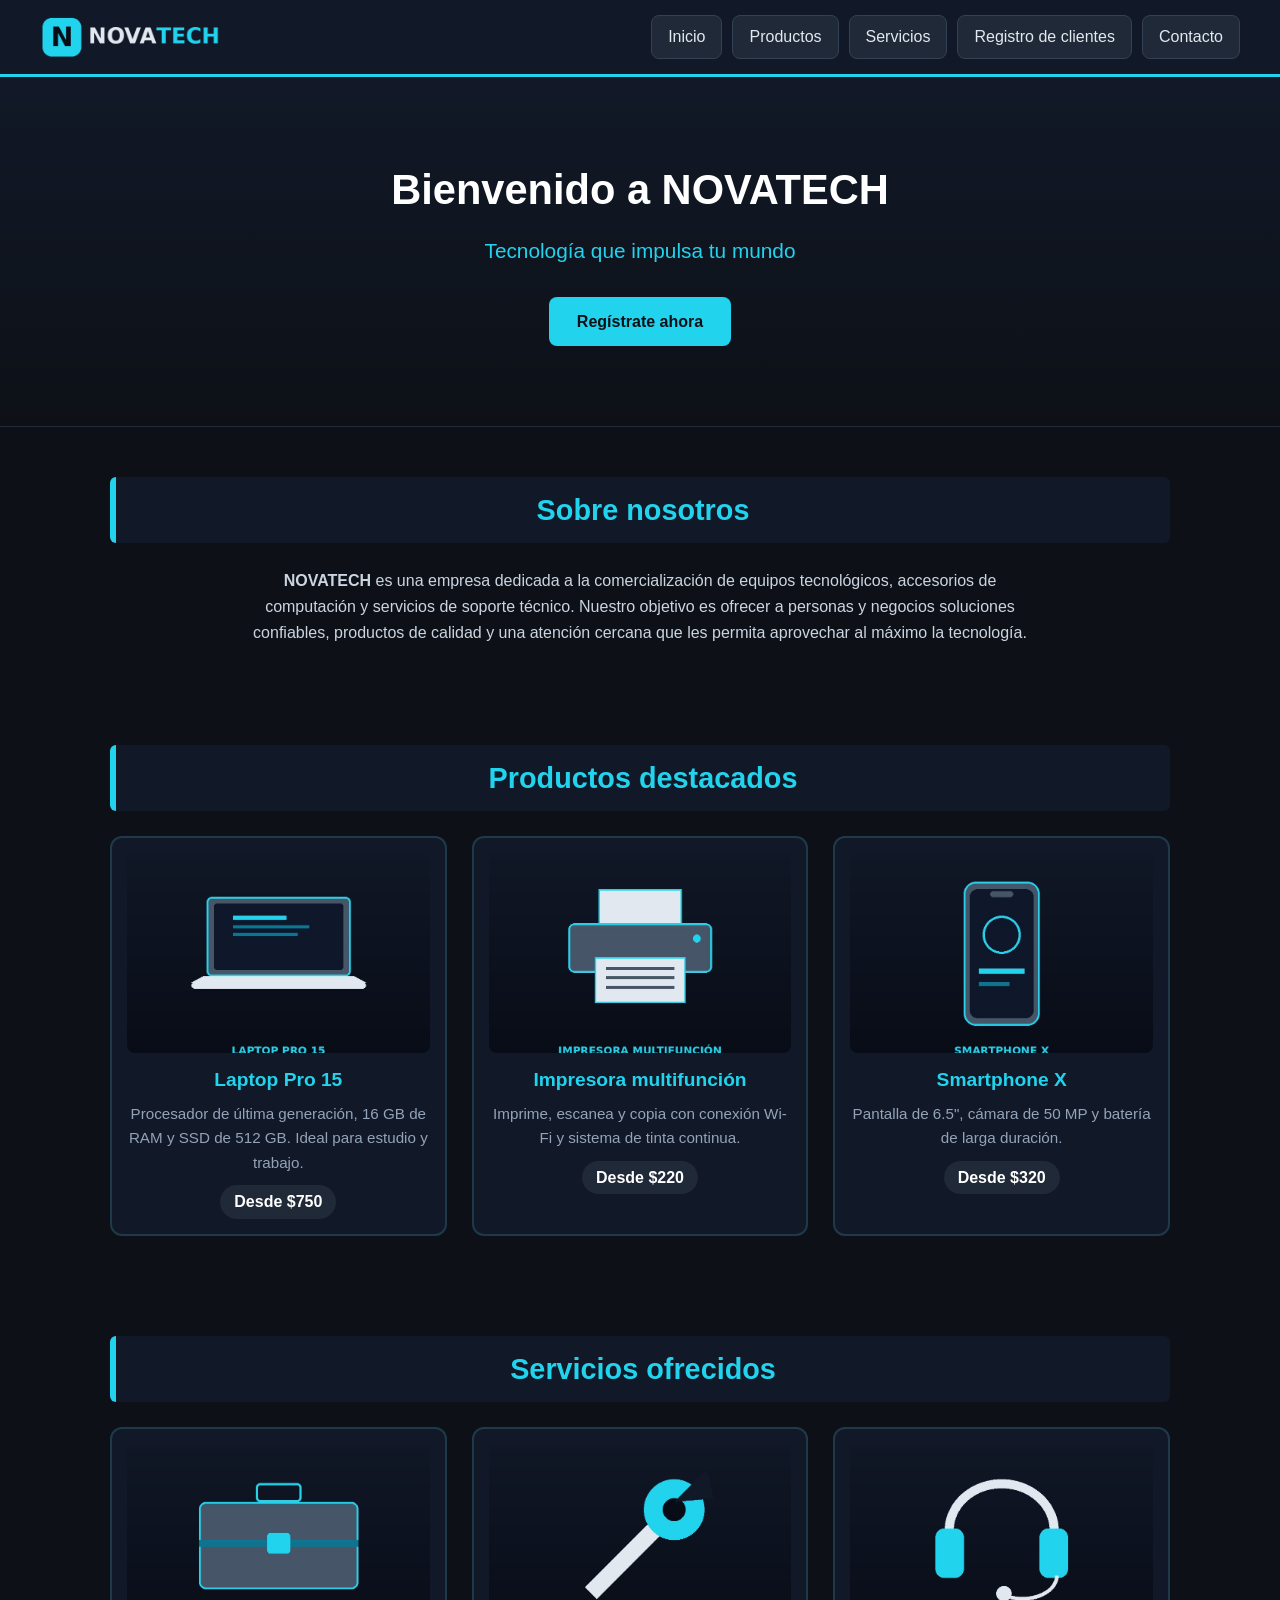
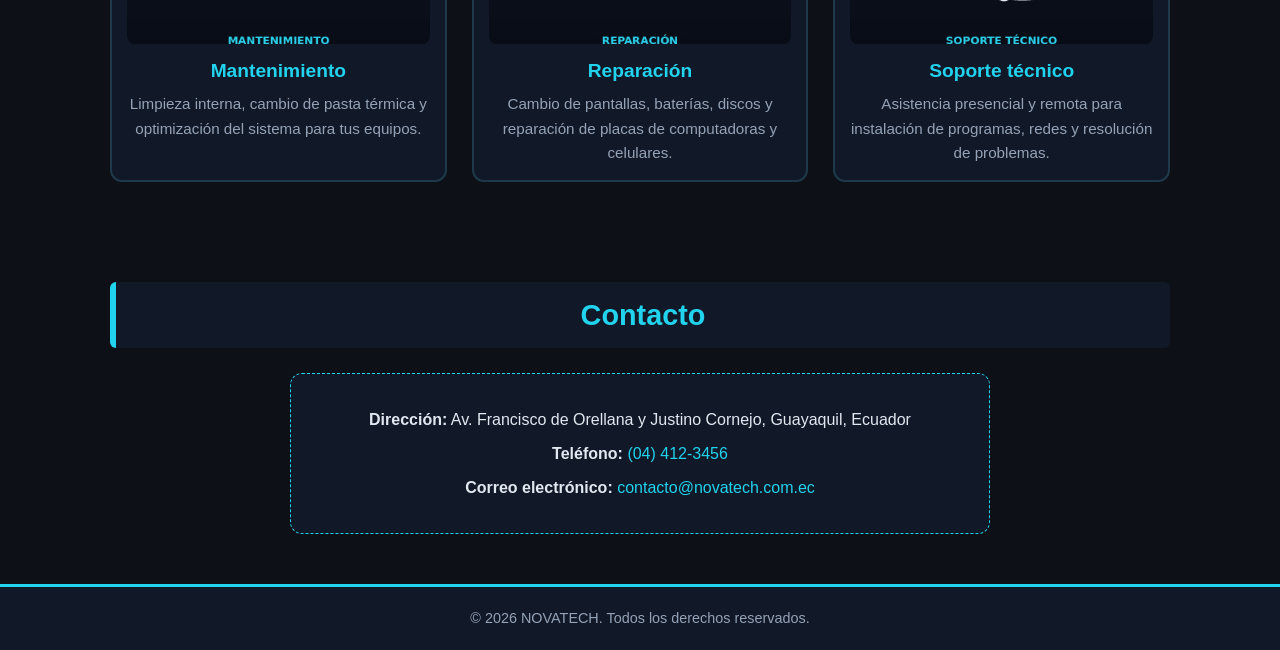
<file: NOVATECH/index.html>
<!DOCTYPE html>
<html lang="es">
<head>
    <meta charset="UTF-8">
    <meta name="viewport" content="width=device-width, initial-scale=1.0">
    <meta name="description" content="NOVATECH - Equipos tecnológicos, accesorios de computación y soporte técnico.">
    <title>NOVATECH | Inicio</title>
    <link rel="stylesheet" href="css/style.css">
</head>
<body>

    <header class="encabezado">
        <a class="logo" href="index.html">
            <img src="img/logo.png" alt="Logotipo de NOVATECH">
        </a>
        <nav class="menu">
            <ul>
                <li><a href="index.html">Inicio</a></li>
                <li><a href="#productos">Productos</a></li>
                <li><a href="#servicios">Servicios</a></li>
                <li><a href="registro.html">Registro de clientes</a></li>
                <li><a href="#contacto">Contacto</a></li>
            </ul>
        </nav>
    </header>

    <main>

        <section id="inicio" class="portada">
            <h1>Bienvenido a NOVATECH</h1>
            <p class="lema">Tecnología que impulsa tu mundo</p>
            <a class="boton-link" href="registro.html">Regístrate ahora</a>
        </section>

        <section class="bloque" id="empresa">
            <h2>Sobre nosotros</h2>
            <p>
                <strong>NOVATECH</strong> es una empresa dedicada a la comercialización de equipos
                tecnológicos, accesorios de computación y servicios de soporte técnico.
                Nuestro objetivo es ofrecer a personas y negocios soluciones confiables,
                productos de calidad y una atención cercana que les permita aprovechar al máximo
                la tecnología.
            </p>
        </section>

        <section class="bloque" id="productos">
            <h2>Productos destacados</h2>
            <div class="rejilla">

                <article class="tarjeta">
                    <img src="img/producto1.jpg" alt="Laptop Pro 15">
                    <h3>Laptop Pro 15</h3>
                    <p class="descripcion">Procesador de última generación, 16 GB de RAM y SSD de 512 GB.
                        Ideal para estudio y trabajo.</p>
                    <p class="precio">Desde $750</p>
                </article>

                <article class="tarjeta">
                    <img src="img/producto2.jpg" alt="Impresora multifunción">
                    <h3>Impresora multifunción</h3>
                    <p class="descripcion">Imprime, escanea y copia con conexión Wi-Fi y sistema de
                        tinta continua.</p>
                    <p class="precio">Desde $220</p>
                </article>

                <article class="tarjeta">
                    <img src="img/producto3.jpg" alt="Smartphone X">
                    <h3>Smartphone X</h3>
                    <p class="descripcion">Pantalla de 6.5", cámara de 50 MP y batería de larga
                        duración.</p>
                    <p class="precio">Desde $320</p>
                </article>

            </div>
        </section>

        <section class="bloque" id="servicios">
            <h2>Servicios ofrecidos</h2>
            <div class="rejilla">

                <article class="tarjeta">
                    <img src="img/servicio1.jpg" alt="Servicio de mantenimiento">
                    <h3>Mantenimiento</h3>
                    <p class="descripcion">Limpieza interna, cambio de pasta térmica y optimización del
                        sistema para tus equipos.</p>
                </article>

                <article class="tarjeta">
                    <img src="img/servicio2.jpg" alt="Servicio de reparación">
                    <h3>Reparación</h3>
                    <p class="descripcion">Cambio de pantallas, baterías, discos y reparación de
                        placas de computadoras y celulares.</p>
                </article>

                <article class="tarjeta">
                    <img src="img/servicio3.jpg" alt="Servicio de soporte técnico">
                    <h3>Soporte técnico</h3>
                    <p class="descripcion">Asistencia presencial y remota para instalación de
                        programas, redes y resolución de problemas.</p>
                </article>

            </div>
        </section>

        <section class="bloque" id="contacto">
            <h2>Contacto</h2>
            <address class="contacto">
                <p><strong>Dirección:</strong> Av. Francisco de Orellana y Justino Cornejo, Guayaquil, Ecuador</p>
                <p><strong>Teléfono:</strong> <a href="tel:+59344123456">(04) 412-3456</a></p>
                <p><strong>Correo electrónico:</strong> <a href="mailto:contacto@novatech.com.ec">contacto@novatech.com.ec</a></p>
            </address>
        </section>

    </main>

    <footer class="pie">
        <p>&copy; 2026 NOVATECH. Todos los derechos reservados.</p>
    </footer>

</body>
</html>
</file>
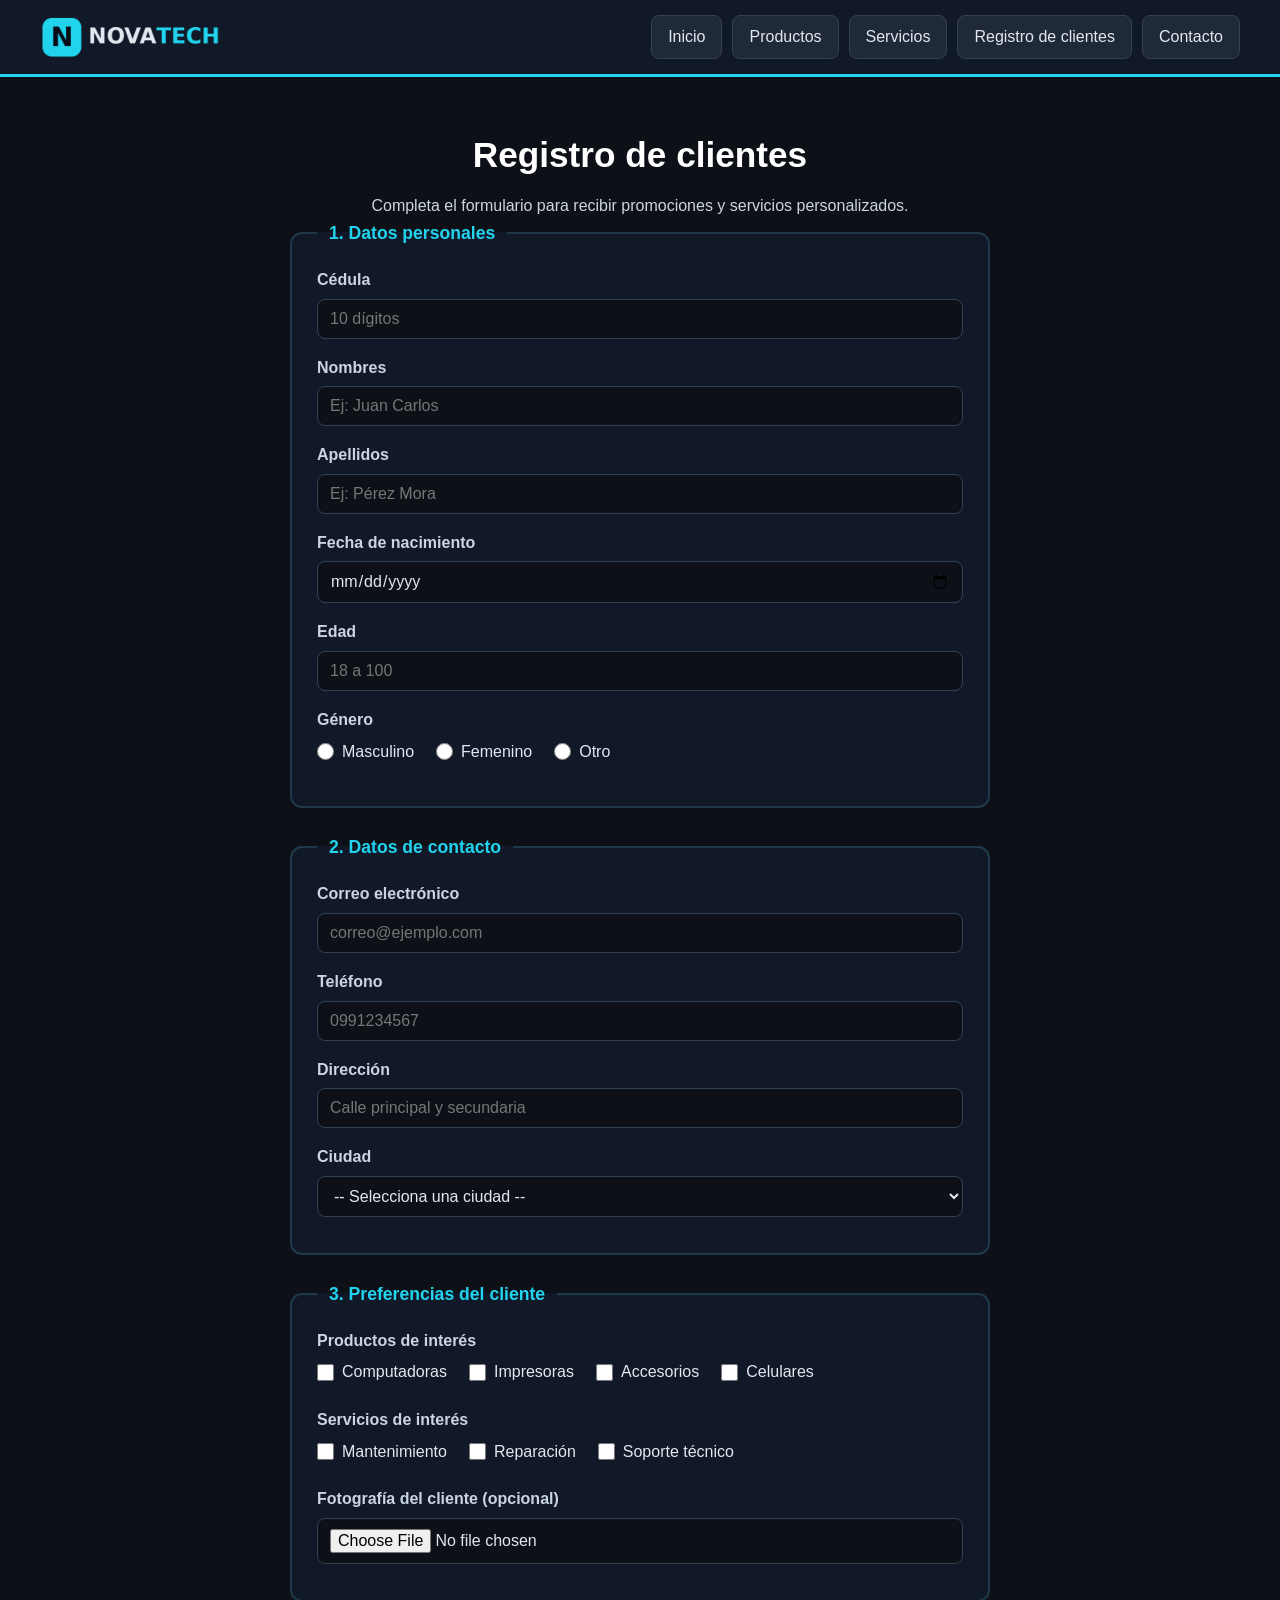
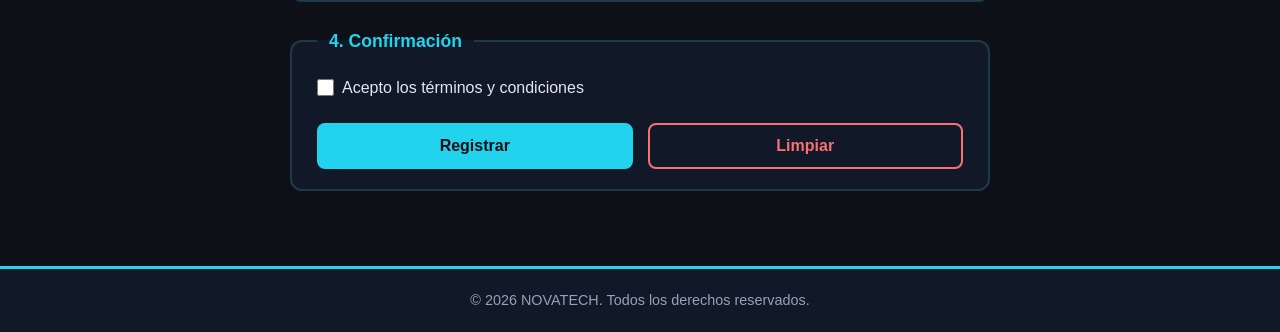
<file: NOVATECH/registro.html>
<!DOCTYPE html>
<html lang="es">
<head>
    <meta charset="UTF-8">
    <meta name="viewport" content="width=device-width, initial-scale=1.0">
    <title>NOVATECH | Registro de clientes</title>
    <link rel="stylesheet" href="css/style.css">
</head>
<body>

    <header class="encabezado">
        <a class="logo" href="index.html">
            <img src="img/logo.png" alt="Logotipo de NOVATECH">
        </a>
        <nav class="menu">
            <ul>
                <li><a href="index.html">Inicio</a></li>
                <li><a href="index.html#productos">Productos</a></li>
                <li><a href="index.html#servicios">Servicios</a></li>
                <li><a href="registro.html">Registro de clientes</a></li>
                <li><a href="index.html#contacto">Contacto</a></li>
            </ul>
        </nav>
    </header>

    <main>
        <section class="bloque">
            <h1 class="titulo-pagina">Registro de clientes</h1>
            <p class="intro">Completa el formulario para recibir promociones y servicios personalizados.</p>

            <form class="formulario" action="#" method="get">

                <!-- 1. DATOS PERSONALES -->
                <fieldset>
                    <legend>1. Datos personales</legend>

                    <div class="campo">
                        <label for="cedula">Cédula</label>
                        <input type="text" id="cedula" name="cedula" required
                               minlength="10" maxlength="10" pattern="[0-9]{10}"
                               inputmode="numeric" placeholder="10 dígitos"
                               title="La cédula debe tener exactamente 10 números">
                    </div>

                    <div class="campo">
                        <label for="nombres">Nombres</label>
                        <input type="text" id="nombres" name="nombres" required
                               minlength="2" maxlength="40"
                               pattern="[A-Za-zÁÉÍÓÚáéíóúÑñ ]+"
                               placeholder="Ej: Juan Carlos"
                               title="Solo letras y espacios">
                    </div>

                    <div class="campo">
                        <label for="apellidos">Apellidos</label>
                        <input type="text" id="apellidos" name="apellidos" required
                               minlength="2" maxlength="40"
                               pattern="[A-Za-zÁÉÍÓÚáéíóúÑñ ]+"
                               placeholder="Ej: Pérez Mora"
                               title="Solo letras y espacios">
                    </div>

                    <div class="campo">
                        <label for="nacimiento">Fecha de nacimiento</label>
                        <input type="date" id="nacimiento" name="nacimiento" required
                               min="1926-01-01" max="2008-11-13">
                    </div>

                    <div class="campo">
                        <label for="edad">Edad</label>
                        <input type="number" id="edad" name="edad" required
                               min="18" max="100" placeholder="18 a 100">
                    </div>

                    <div class="campo">
                        <span class="etiqueta">Género</span>
                        <div class="opciones">
                            <label><input type="radio" name="genero" value="masculino" required> Masculino</label>
                            <label><input type="radio" name="genero" value="femenino"> Femenino</label>
                            <label><input type="radio" name="genero" value="otro"> Otro</label>
                        </div>
                    </div>
                </fieldset>

                <!-- 2. DATOS DE CONTACTO -->
                <fieldset>
                    <legend>2. Datos de contacto</legend>

                    <div class="campo">
                        <label for="correo">Correo electrónico</label>
                        <input type="email" id="correo" name="correo" required
                               maxlength="60" placeholder="correo@ejemplo.com">
                    </div>

                    <div class="campo">
                        <label for="telefono">Teléfono</label>
                        <input type="tel" id="telefono" name="telefono" required
                               minlength="10" maxlength="10" pattern="09[0-9]{8}"
                               placeholder="0991234567"
                               title="Celular de 10 dígitos que empiece con 09">
                    </div>

                    <div class="campo">
                        <label for="direccion">Dirección</label>
                        <input type="text" id="direccion" name="direccion" required
                               minlength="5" maxlength="100"
                               placeholder="Calle principal y secundaria">
                    </div>

                    <div class="campo">
                        <label for="ciudad">Ciudad</label>
                        <select id="ciudad" name="ciudad" required>
                            <option value="">-- Selecciona una ciudad --</option>
                            <option value="guayaquil">Guayaquil</option>
                            <option value="quito">Quito</option>
                            <option value="cuenca">Cuenca</option>
                            <option value="manta">Manta</option>
                            <option value="ambato">Ambato</option>
                            <option value="machala">Machala</option>
                            <option value="loja">Loja</option>
                        </select>
                    </div>
                </fieldset>

                <!-- 3. PREFERENCIAS -->
                <fieldset>
                    <legend>3. Preferencias del cliente</legend>

                    <div class="campo">
                        <span class="etiqueta">Productos de interés</span>
                        <div class="opciones">
                            <label><input type="checkbox" name="productos" value="computadoras"> Computadoras</label>
                            <label><input type="checkbox" name="productos" value="impresoras"> Impresoras</label>
                            <label><input type="checkbox" name="productos" value="accesorios"> Accesorios</label>
                            <label><input type="checkbox" name="productos" value="celulares"> Celulares</label>
                        </div>
                    </div>

                    <div class="campo">
                        <span class="etiqueta">Servicios de interés</span>
                        <div class="opciones">
                            <label><input type="checkbox" name="servicios" value="mantenimiento"> Mantenimiento</label>
                            <label><input type="checkbox" name="servicios" value="reparacion"> Reparación</label>
                            <label><input type="checkbox" name="servicios" value="soporte"> Soporte técnico</label>
                        </div>
                    </div>

                    <div class="campo">
                        <label for="foto">Fotografía del cliente (opcional)</label>
                        <input type="file" id="foto" name="foto" accept="image/*">
                    </div>
                </fieldset>

                <!-- 4. CONFIRMACIÓN -->
                <fieldset>
                    <legend>4. Confirmación</legend>

                    <div class="campo">
                        <label class="terminos">
                            <input type="checkbox" id="terminos" name="terminos" required>
                            Acepto los términos y condiciones
                        </label>
                    </div>

                    <div class="botones">
                        <button type="submit" class="btn-registrar">Registrar</button>
                        <button type="reset" class="btn-limpiar">Limpiar</button>
                    </div>
                </fieldset>

            </form>
        </section>
    </main>

    <footer class="pie">
        <p>&copy; 2026 NOVATECH. Todos los derechos reservados.</p>
    </footer>

</body>
</html>
</file>
<file: NOVATECH/css/style.css>
/* =========================================
   NOVATECH - Hoja de estilos general
   ========================================= */

/* ---------- 1. ESTILOS GENERALES ---------- */
* {
    box-sizing: border-box;
    margin: 0;
    padding: 0;
}

body {
    background-color: #0d1117;          /* color de fondo de la página */
    color: #e2e8f0;                     /* color de los textos */
    font-family: "Segoe UI", Arial, sans-serif;  /* tipo de fuente */
    font-size: 16px;                    /* tamaño de fuente */
    line-height: 1.6;
    text-align: center;                 /* alineación */
}

a {
    color: #22d3ee;
    text-decoration: none;
}

a:hover {
    text-decoration: underline;
}

/* ---------- 2. ENCABEZADOS ---------- */
h1 {
    color: #ffffff;
    font-size: 2.6rem;
    text-align: center;
}

h2 {
    color: #22d3ee;
    background-color: #111827;
    font-size: 1.8rem;
    text-align: center;
    padding: 10px 20px;
    margin-bottom: 25px;
    border-left: 6px solid #22d3ee;
    border-radius: 6px;
}

h3 {
    color: #ffffff;
    font-size: 1.2rem;
    margin: 12px 0 6px;
}

/* ---------- 7. MENÚ Y ENCABEZADO DE PÁGINA ---------- */
.encabezado {
    background-color: #111827;
    border-bottom: 3px solid #22d3ee;
    display: flex;
    flex-wrap: wrap;
    justify-content: space-between;
    align-items: center;
    padding: 12px 40px;
}

.logo img {
    height: 50px;
    display: block;
}

.menu ul {
    list-style: none;
    display: flex;
    flex-wrap: wrap;
    gap: 10px;                          /* separación entre elementos */
}

/* ---------- 4. ELEMENTOS DE NAVEGACIÓN ---------- */
.menu a {
    display: block;
    color: #e2e8f0;                     /* color de enlaces */
    background-color: #1f2937;          /* fondo */
    padding: 8px 16px;
    border: 1px solid #334155;
    border-radius: 8px;
    text-decoration: none;
    transition: background-color 0.2s, color 0.2s;
}

.menu a:hover {
    background-color: #22d3ee;
    color: #0d1117;
}

/* ---------- PORTADA ---------- */
.portada {
    background: linear-gradient(180deg, #111827 0%, #0d1117 100%);
    padding: 80px 20px;
    border-bottom: 1px solid #1f2937;
}

.lema {
    color: #22d3ee;
    font-size: 1.3rem;
    margin: 10px 0 30px;
}

.boton-link {
    display: inline-block;
    background-color: #22d3ee;
    color: #0d1117;
    font-weight: bold;
    padding: 12px 28px;
    border-radius: 8px;
}

.boton-link:hover {
    background-color: #67e8f9;
    text-decoration: none;
}

/* ---------- BLOQUES ---------- */
.bloque {
    max-width: 1100px;
    margin: 0 auto;
    padding: 50px 20px;
}

.bloque > p {
    max-width: 800px;
    margin: 0 auto;
    color: #cbd5e1;
}

/* ---------- 5. PRODUCTOS Y SERVICIOS ---------- */
.rejilla {
    display: grid;
    grid-template-columns: repeat(auto-fit, minmax(260px, 1fr));
    gap: 25px;
}

.tarjeta {
    background-color: #111827;
    border: 2px solid #22d3ee;          /* borde a cada producto */
    border-style: solid;
    border-color: #1e3a4a;
    border-width: 2px;
    border-radius: 12px;
    padding: 15px;
    transition: border-color 0.2s, transform 0.2s;
}

.tarjeta:hover {
    border-color: #22d3ee;
    transform: translateY(-4px);
}

.tarjeta img {
    width: 100%;
    height: 200px;
    object-fit: cover;
    border-radius: 8px;
    display: block;
}

.tarjeta h3 {
    color: #22d3ee;                     /* título diferenciado */
}

.descripcion {
    color: #94a3b8;                     /* descripción diferenciada */
    font-size: 0.95rem;
}

.precio {
    color: #ffffff;
    background-color: #1f2937;
    display: inline-block;
    font-weight: bold;
    padding: 4px 14px;
    margin-top: 10px;
    border-radius: 20px;
}

/* ---------- CONTACTO ---------- */
.contacto {
    font-style: normal;
    background-color: #111827;
    border: 1px dashed #22d3ee;
    border-radius: 12px;
    max-width: 700px;
    margin: 0 auto;
    padding: 25px;
}

.contacto p {
    margin: 8px 0;
}

/* ---------- 7. PIE DE PÁGINA ---------- */
.pie {
    background-color: #111827;
    color: #94a3b8;
    text-align: center;
    padding: 20px;
    border-top: 3px solid #22d3ee;
    font-size: 0.9rem;
}

/* ---------- 6. FORMULARIOS ---------- */
.titulo-pagina {
    font-size: 2.2rem;
    margin-bottom: 10px;
}

.intro {
    color: #94a3b8;
    margin-bottom: 30px;
}

.formulario {
    max-width: 700px;
    margin: 0 auto;
    text-align: left;
}

fieldset {
    background-color: #111827;
    border: 2px solid #1e3a4a;
    border-radius: 12px;
    padding: 20px 25px;
    margin-bottom: 25px;
}

legend {
    color: #22d3ee;
    font-weight: bold;
    font-size: 1.1rem;
    padding: 0 12px;
}

.campo {
    margin-bottom: 16px;
}

.campo label,
.etiqueta {
    display: block;
    color: #cbd5e1;
    font-weight: 600;
    margin-bottom: 6px;
}

input[type="text"],
input[type="email"],
input[type="tel"],
input[type="number"],
input[type="date"],
input[type="file"],
select {
    width: 100%;
    background-color: #0d1117;
    color: #e2e8f0;
    border: 1px solid #334155;
    border-radius: 8px;
    padding: 10px 12px;
    font-size: 1rem;
    font-family: inherit;
}

input:focus,
select:focus {
    outline: none;
    border-color: #22d3ee;
    box-shadow: 0 0 0 3px rgba(34, 211, 238, 0.25);
}

input:user-invalid,
select:user-invalid {
    border-color: #f87171;
}

.opciones {
    display: flex;
    flex-wrap: wrap;
    gap: 8px 22px;
}

.opciones label,
.terminos {
    display: inline-flex !important;
    align-items: center;
    gap: 8px;
    font-weight: normal !important;
    color: #e2e8f0 !important;
    cursor: pointer;
}

input[type="radio"],
input[type="checkbox"] {
    accent-color: #22d3ee;
    width: 17px;
    height: 17px;
}

.botones {
    display: flex;
    gap: 15px;
    margin-top: 10px;
}

button {
    flex: 1;
    padding: 12px;
    font-size: 1rem;
    font-weight: bold;
    font-family: inherit;
    border: 2px solid transparent;
    border-radius: 8px;
    cursor: pointer;
}

.btn-registrar {
    background-color: #22d3ee;
    color: #0d1117;
    border-color: #22d3ee;
}

.btn-registrar:hover {
    background-color: #67e8f9;
}

.btn-limpiar {
    background-color: transparent;
    color: #f87171;
    border-color: #f87171;
}

.btn-limpiar:hover {
    background-color: #f87171;
    color: #0d1117;
}

/* ---------- ADAPTABLE A CELULAR ---------- */
@media (max-width: 700px) {
    .encabezado {
        justify-content: center;
        padding: 12px 15px;
    }
    h1 { font-size: 2rem; }
}
</file>
